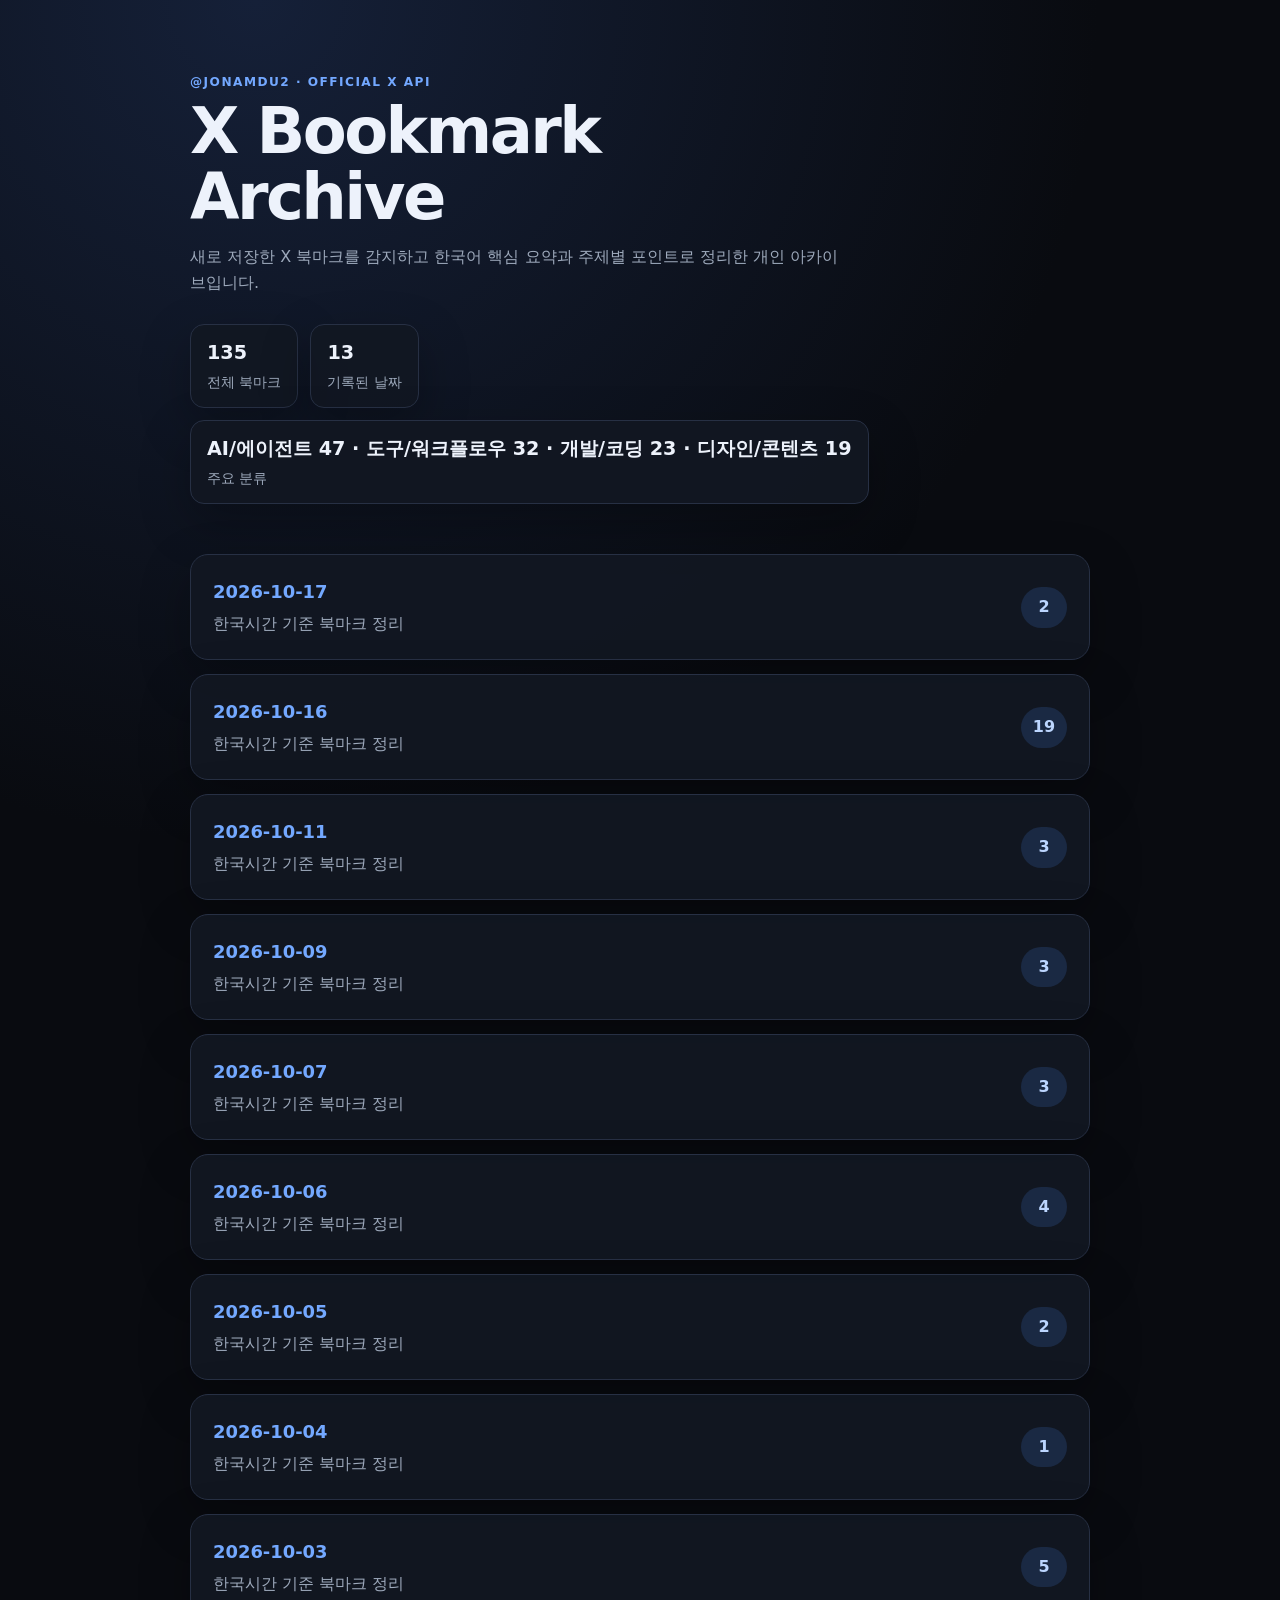
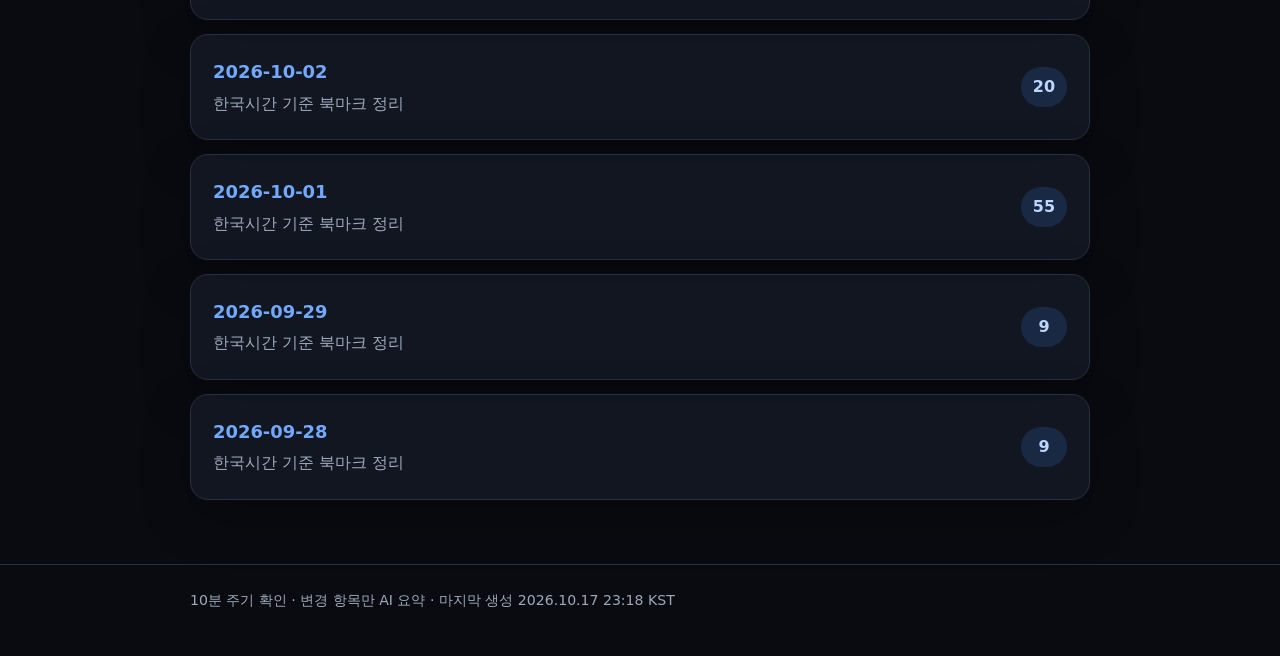
<file: index.html>
<!doctype html>
<html lang="ko"><head><meta charset="utf-8"><meta name="viewport" content="width=device-width,initial-scale=1">
<title>X Bookmark Archive</title><meta name="description" content="@jonamdu2 X 북마크 한국어 요약 아카이브"><link rel="stylesheet" href="assets/style.css"></head>
<body><main class="wrap"><header class="hero"><div class="eyebrow">@jonamdu2 · Official X API</div><h1>X Bookmark<br>Archive</h1><p class="lede">새로 저장한 X 북마크를 감지하고 한국어 핵심 요약과 주제별 포인트로 정리한 개인 아카이브입니다.</p><div class="stats"><div class="stat"><b>135</b><span>전체 북마크</span></div><div class="stat"><b>13</b><span>기록된 날짜</span></div><div class="stat"><b>AI/에이전트 47 · 도구/워크플로우 32 · 개발/코딩 23 · 디자인/콘텐츠 19</b><span>주요 분류</span></div></div></header><section class="days"><a class="day" href="archive/2026/10/2026-10-17.html"><div><h2>2026-10-17</h2><p>한국시간 기준 북마크 정리</p></div><span class="count">2</span></a><a class="day" href="archive/2026/10/2026-10-16.html"><div><h2>2026-10-16</h2><p>한국시간 기준 북마크 정리</p></div><span class="count">19</span></a><a class="day" href="archive/2026/10/2026-10-11.html"><div><h2>2026-10-11</h2><p>한국시간 기준 북마크 정리</p></div><span class="count">3</span></a><a class="day" href="archive/2026/10/2026-10-09.html"><div><h2>2026-10-09</h2><p>한국시간 기준 북마크 정리</p></div><span class="count">3</span></a><a class="day" href="archive/2026/10/2026-10-07.html"><div><h2>2026-10-07</h2><p>한국시간 기준 북마크 정리</p></div><span class="count">3</span></a><a class="day" href="archive/2026/10/2026-10-06.html"><div><h2>2026-10-06</h2><p>한국시간 기준 북마크 정리</p></div><span class="count">4</span></a><a class="day" href="archive/2026/10/2026-10-05.html"><div><h2>2026-10-05</h2><p>한국시간 기준 북마크 정리</p></div><span class="count">2</span></a><a class="day" href="archive/2026/10/2026-10-04.html"><div><h2>2026-10-04</h2><p>한국시간 기준 북마크 정리</p></div><span class="count">1</span></a><a class="day" href="archive/2026/10/2026-10-03.html"><div><h2>2026-10-03</h2><p>한국시간 기준 북마크 정리</p></div><span class="count">5</span></a><a class="day" href="archive/2026/10/2026-10-02.html"><div><h2>2026-10-02</h2><p>한국시간 기준 북마크 정리</p></div><span class="count">20</span></a><a class="day" href="archive/2026/10/2026-10-01.html"><div><h2>2026-10-01</h2><p>한국시간 기준 북마크 정리</p></div><span class="count">55</span></a><a class="day" href="archive/2026/09/2026-09-29.html"><div><h2>2026-09-29</h2><p>한국시간 기준 북마크 정리</p></div><span class="count">9</span></a><a class="day" href="archive/2026/09/2026-09-28.html"><div><h2>2026-09-28</h2><p>한국시간 기준 북마크 정리</p></div><span class="count">9</span></a></section></main><footer class="footer"><div class="wrap">10분 주기 확인 · 변경 항목만 AI 요약 · 마지막 생성 2026.10.17 23:18 KST</div></footer></body></html>
</file>
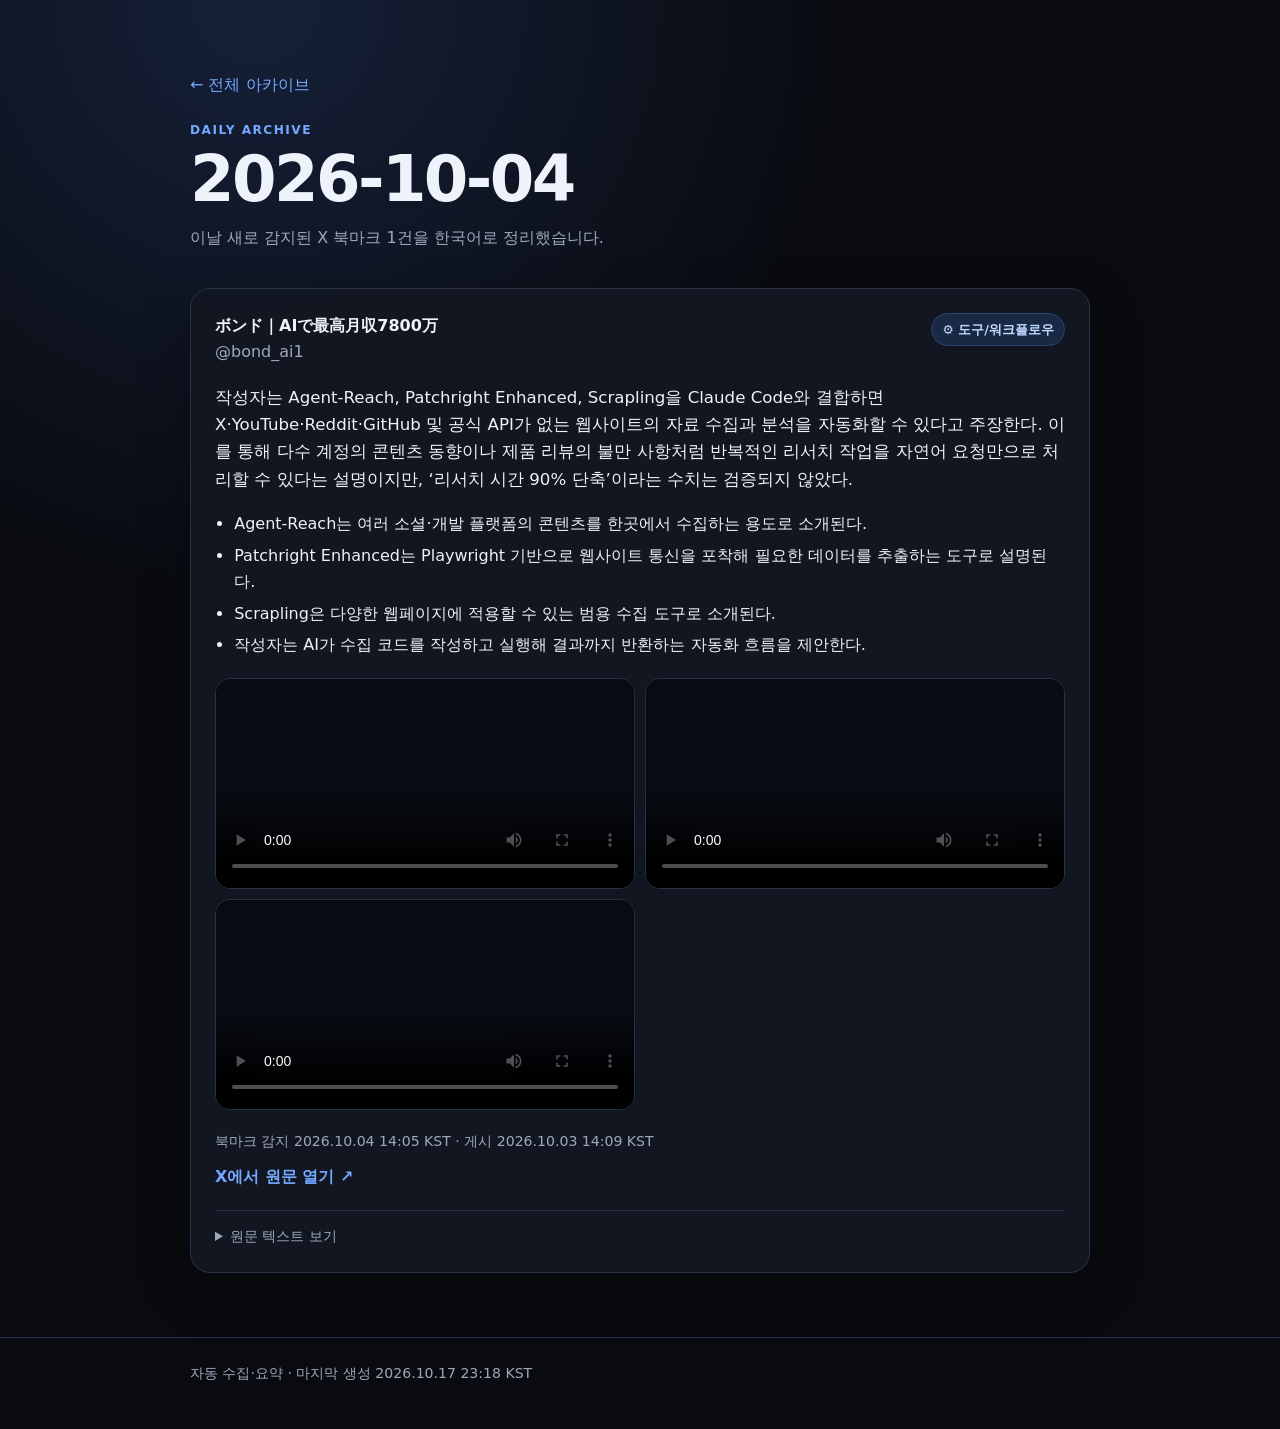
<file: archive/2026/10/2026-10-04.html>
<!doctype html>
<html lang="ko"><head><meta charset="utf-8"><meta name="viewport" content="width=device-width,initial-scale=1">
<title>2026-10-04 · X Bookmark Archive</title><meta name="description" content="2026-10-04 X 북마크 한국어 요약"><link rel="stylesheet" href="../../../assets/style.css"></head>
<body><main class="wrap"><header class="hero"><a class="back" href="../../../index.html">← 전체 아카이브</a><div class="eyebrow">Daily archive</div><h1>2026-10-04</h1><p class="lede">이날 새로 감지된 X 북마크 1건을 한국어로 정리했습니다.</p></header><section class="cards"><article class="card">
<div class="card-head"><div><div class="author">ボンド｜AIで最高月収7800万</div><div class="handle">@bond_ai1</div></div><span class="tag">⚙ 도구/워크플로우</span></div>
<p class="summary">작성자는 Agent-Reach, Patchright Enhanced, Scrapling을 Claude Code와 결합하면 X·YouTube·Reddit·GitHub 및 공식 API가 없는 웹사이트의 자료 수집과 분석을 자동화할 수 있다고 주장한다. 이를 통해 다수 계정의 콘텐츠 동향이나 제품 리뷰의 불만 사항처럼 반복적인 리서치 작업을 자연어 요청만으로 처리할 수 있다는 설명이지만, ‘리서치 시간 90% 단축’이라는 수치는 검증되지 않았다.</p>
<ul class="points"><li>Agent-Reach는 여러 소셜·개발 플랫폼의 콘텐츠를 한곳에서 수집하는 용도로 소개된다.</li><li>Patchright Enhanced는 Playwright 기반으로 웹사이트 통신을 포착해 필요한 데이터를 추출하는 도구로 설명된다.</li><li>Scrapling은 다양한 웹페이지에 적용할 수 있는 범용 수집 도구로 소개된다.</li><li>작성자는 AI가 수집 코드를 작성하고 실행해 결과까지 반환하는 자동화 흐름을 제안한다.</li></ul>
<div class="media-grid media-count-3"><figure class="media-item"><video class="media-player media-video" controls preload="metadata" playsinline poster="https://pbs.twimg.com/amplify_video_thumb/2105963546437967872/img/Ydi3QDq_Bjl-hBKQ.jpg"><source src="https://video.twimg.com/amplify_video/2105963546437967872/vid/avc1/1180x2140/u89fFAKueVTCrWeV.mp4" type="video/mp4">이 브라우저에서는 영상을 재생할 수 없습니다.</video></figure><figure class="media-item"><video class="media-player media-video" controls preload="metadata" playsinline poster="https://pbs.twimg.com/amplify_video_thumb/2105963546446286848/img/cfyl9xvt19439Hw6.jpg"><source src="https://video.twimg.com/amplify_video/2105963546446286848/vid/avc1/1180x2138/Iud2rbp_Gx7c-k1U.mp4" type="video/mp4">이 브라우저에서는 영상을 재생할 수 없습니다.</video></figure><figure class="media-item"><video class="media-player media-video" controls preload="metadata" playsinline poster="https://pbs.twimg.com/amplify_video_thumb/2105963546471530496/img/MGUrxtnVxhGATdqq.jpg"><source src="https://video.twimg.com/amplify_video/2105963546471530496/vid/avc1/1180x2260/Xx8rbtFw4dy4ORE5.mp4" type="video/mp4">이 브라우저에서는 영상을 재생할 수 없습니다.</video></figure></div>
<div class="meta">북마크 감지 2026.10.04 14:05 KST · 게시 2026.10.03 14:09 KST</div>
<a class="open" href="https://x.com/bond_ai1/status/2106250139849687188" target="_blank" rel="noopener noreferrer">X에서 원문 열기 ↗</a>
<details><summary>원문 텍스트 보기</summary><p class="original">リサーチ時間90％短縮しますw<br><br>Claude Codeが、𝕏・YouTube・Reddit・公式の入口がないサイトまで、ほぼどこからでもデータを持ってこれるようになりました。<br><br>GitHubに出たばかりの、誰でも無料で使えるツール3つがその超能力をAIに与えます。<br><br>1. Agent-Reach<br>𝕏・YouTube・Reddit・GitHubを1か所にまとめて読める<br><br>2. Patchright Enhanced<br>Playwrightで公式の入口がないサイトの通信を拾って、スクリプトでデータだけ抜き出す<br><br>3. Scrapling<br>どんなページにも使える万能の収集ツール<br><br>やることは、欲しいデータを伝えるだけ。<br>↓<br>AIがコードを書く<br>↓<br>勝手に集めてくる<br>↓<br>結果が返ってくる<br><br>実際に頼める例はこれ。<br><br>「𝕏の100アカウントの先月分の投稿を集めて、伸びてるテーマを教えて」<br><br>「この商品のRedditとYouTubeのレビューを集めて、不満をまとめて」<br><br>調べ物を任せられる自分の分身が、<br>寝てる間も手放しで動いてくれる状態です。<br><br>これまで人が何時間もかけて見て回ってたものが、頼むだけで終わる時代になりました。<br><br>なんちゃってリサーチで時間が溶けてる人、いますよね？w<br><br>各ツールのURLはリプに貼ってます。</p></details>
</article></section></main><footer class="footer"><div class="wrap">자동 수집·요약 · 마지막 생성 2026.10.17 23:18 KST</div></footer></body></html>
</file>
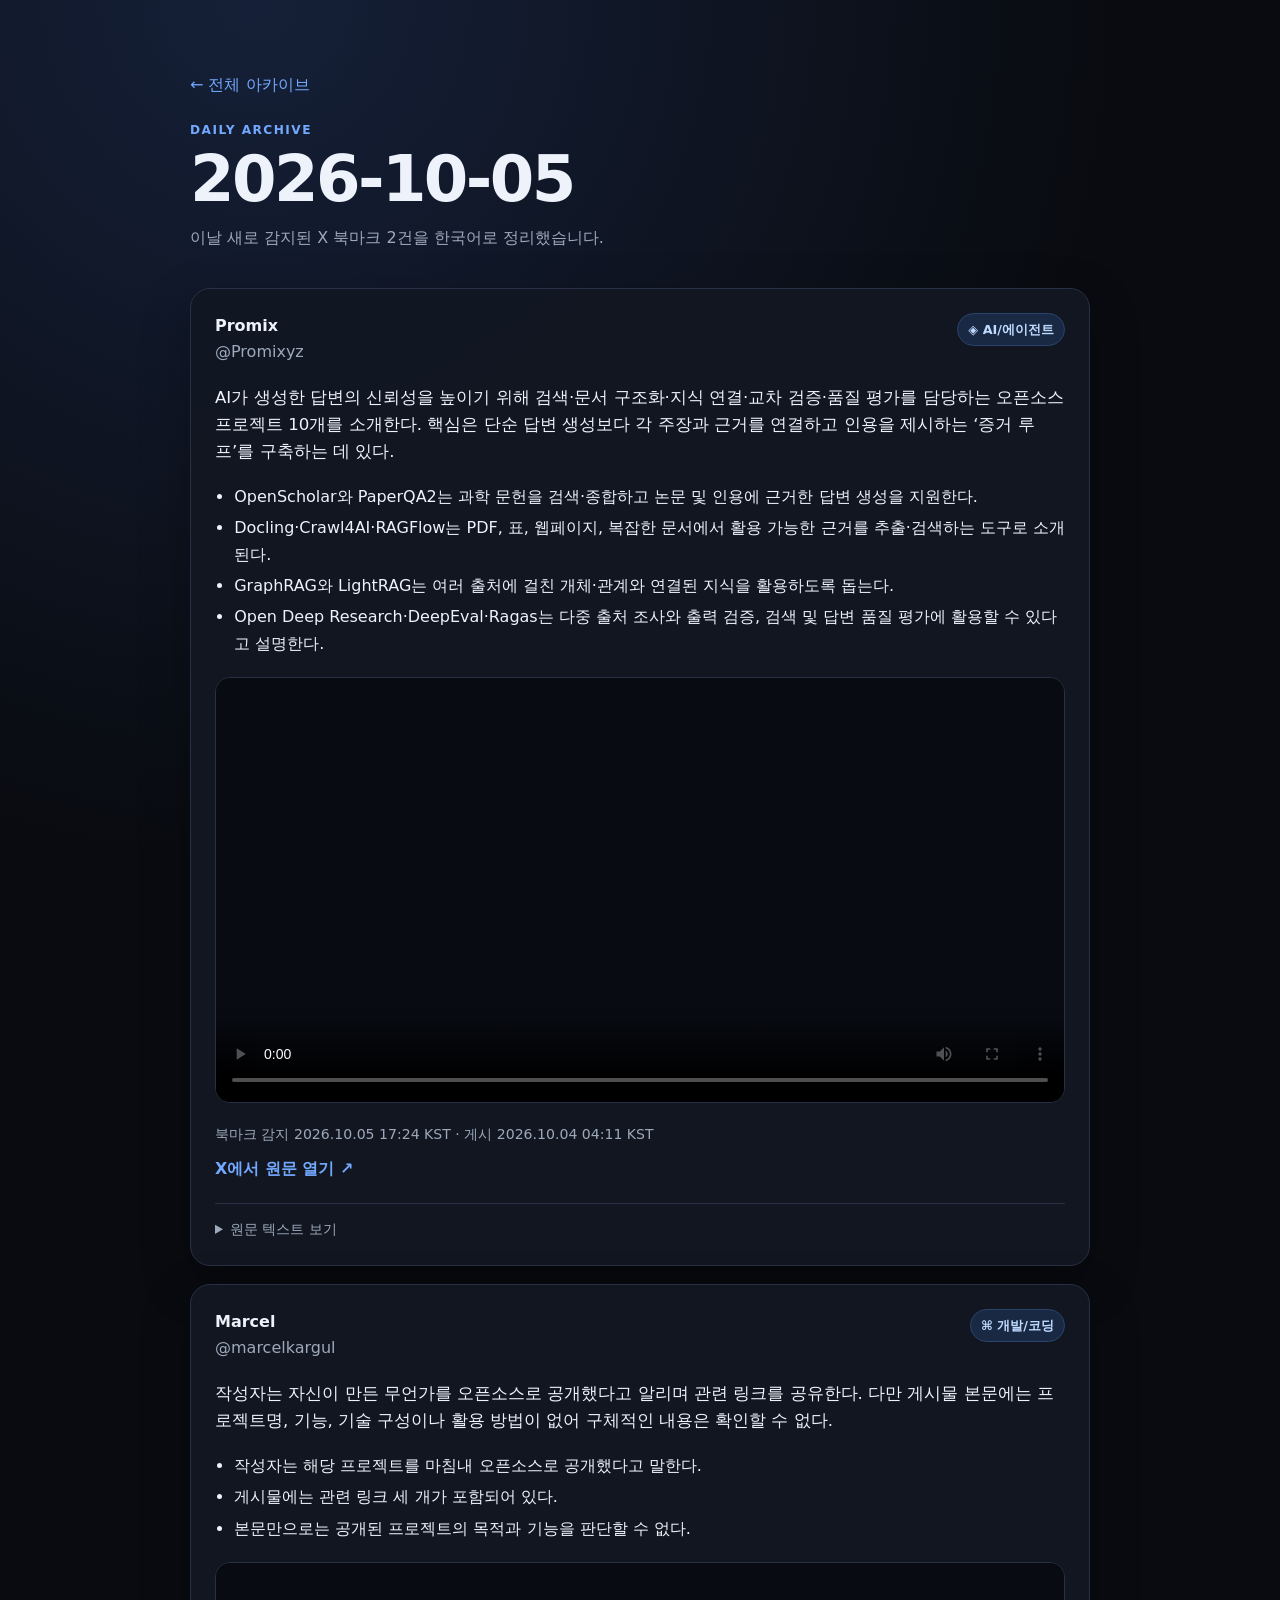
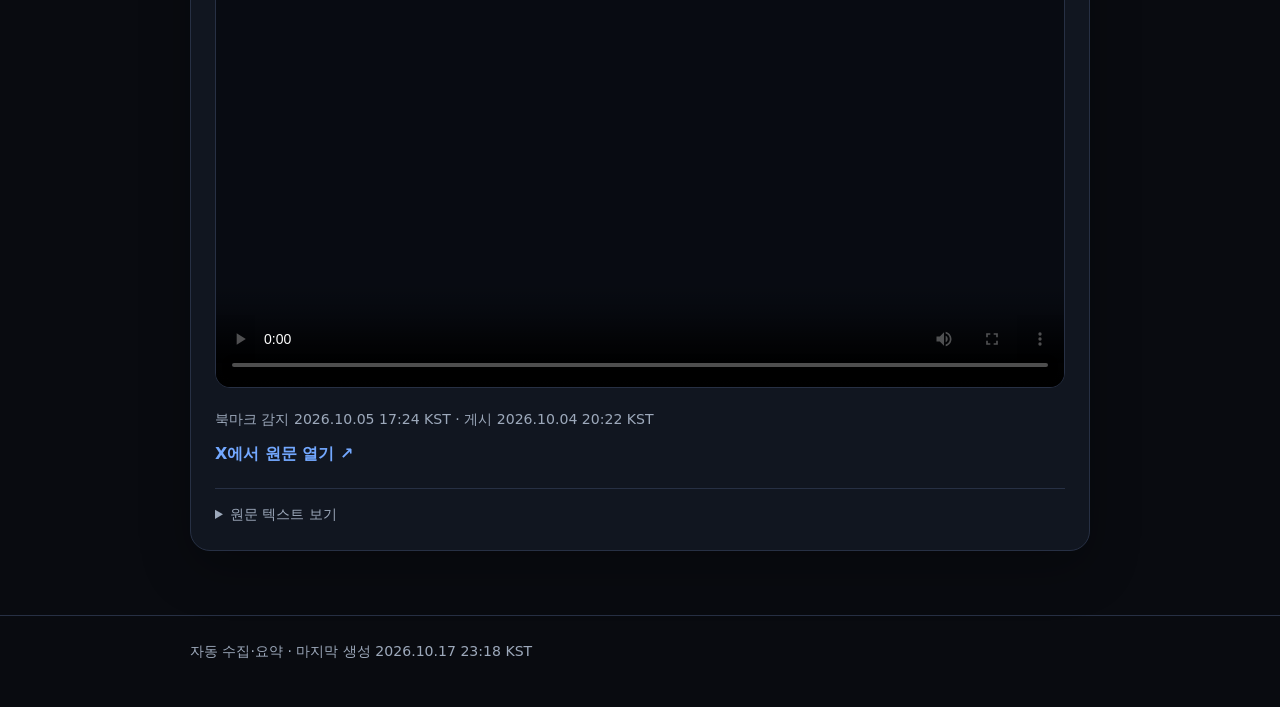
<file: archive/2026/10/2026-10-05.html>
<!doctype html>
<html lang="ko"><head><meta charset="utf-8"><meta name="viewport" content="width=device-width,initial-scale=1">
<title>2026-10-05 · X Bookmark Archive</title><meta name="description" content="2026-10-05 X 북마크 한국어 요약"><link rel="stylesheet" href="../../../assets/style.css"></head>
<body><main class="wrap"><header class="hero"><a class="back" href="../../../index.html">← 전체 아카이브</a><div class="eyebrow">Daily archive</div><h1>2026-10-05</h1><p class="lede">이날 새로 감지된 X 북마크 2건을 한국어로 정리했습니다.</p></header><section class="cards"><article class="card">
<div class="card-head"><div><div class="author">Promix</div><div class="handle">@Promixyz</div></div><span class="tag">◈ AI/에이전트</span></div>
<p class="summary">AI가 생성한 답변의 신뢰성을 높이기 위해 검색·문서 구조화·지식 연결·교차 검증·품질 평가를 담당하는 오픈소스 프로젝트 10개를 소개한다. 핵심은 단순 답변 생성보다 각 주장과 근거를 연결하고 인용을 제시하는 ‘증거 루프’를 구축하는 데 있다.</p>
<ul class="points"><li>OpenScholar와 PaperQA2는 과학 문헌을 검색·종합하고 논문 및 인용에 근거한 답변 생성을 지원한다.</li><li>Docling·Crawl4AI·RAGFlow는 PDF, 표, 웹페이지, 복잡한 문서에서 활용 가능한 근거를 추출·검색하는 도구로 소개된다.</li><li>GraphRAG와 LightRAG는 여러 출처에 걸친 개체·관계와 연결된 지식을 활용하도록 돕는다.</li><li>Open Deep Research·DeepEval·Ragas는 다중 출처 조사와 출력 검증, 검색 및 답변 품질 평가에 활용할 수 있다고 설명한다.</li></ul>
<div class="media-grid media-count-1"><figure class="media-item"><video class="media-player media-video" controls preload="metadata" playsinline poster="https://pbs.twimg.com/amplify_video_thumb/2106461292642922497/img/hRb4leOxFyoXjugo.jpg"><source src="https://video.twimg.com/amplify_video/2106461292642922497/vid/avc1/672x848/PXSZ6D4FDidJFU-P.mp4" type="video/mp4">이 브라우저에서는 영상을 재생할 수 없습니다.</video></figure></div>
<div class="meta">북마크 감지 2026.10.05 17:24 KST · 게시 2026.10.04 04:11 KST</div>
<a class="open" href="https://x.com/Promixyz/status/2106462125874987099" target="_blank" rel="noopener noreferrer">X에서 원문 열기 ↗</a>
<details><summary>원문 텍스트 보기</summary><p class="original">AI fact-checking is getting f...cking unfair<br><br>10 open-source GitHub projects for making agents prove what they write instead of just generating an answer<br><br>01 OpenScholar<br>▸ https://t.co/eeCcn7zdZN<br>→ search + synthesize scientific literature<br><br>02 PaperQA2<br>▸ https://t.co/RchejlfmpW<br>→ answers grounded in papers + citations<br><br>BUILD THE EVIDENCE<br><br>03 Docling<br>▸ https://t.co/uuPWIov8yE<br>→ PDFs + tables + documents → structured data<br><br>04 Crawl4AI<br>▸ https://t.co/b7JtwEwy8J<br>→ web pages → clean AI-ready evidence<br><br>05 RAGFlow<br>▸ https://t.co/e6cTBlVJu7<br>→ retrieve evidence from complex documents<br><br>CONNECT THE CLAIMS<br><br>06 GraphRAG<br>▸ https://t.co/gBltI6Ifmi<br>→ map entities + relationships across sources<br><br>07 LightRAG<br>▸ https://t.co/CezfLCXRnm<br>→ retrieve across connected knowledge<br><br>CROSS-CHECK EVERYTHING<br><br>08 Open Deep Research<br>▸ https://t.co/8xI1Wo4dG4<br>→ research across multiple sources<br><br>09 DeepEval<br>▸ https://t.co/p0pwqP0Cgi<br>→ evaluate whether the output actually holds up<br><br>10 Ragas<br>▸ https://t.co/NOw41Z6eyL<br>→ measure retrieval + answer quality<br><br>the evidence loop:<br><br>question → split → search → extract → link facts → compare sources → check claims → cite → report<br><br>47 sources can become 30 claims<br>30 claims can become 26 citations<br><br>but only after the agent checks which evidence actually supports what it wants to say<br><br>that&#x27;s the difference<br><br>AI can generate an answer in seconds<br><br>the interesting stack is the one that can show you why you should believe it ⭣</p></details>
</article><article class="card">
<div class="card-head"><div><div class="author">Marcel</div><div class="handle">@marcelkargul</div></div><span class="tag">⌘ 개발/코딩</span></div>
<p class="summary">작성자는 자신이 만든 무언가를 오픈소스로 공개했다고 알리며 관련 링크를 공유한다. 다만 게시물 본문에는 프로젝트명, 기능, 기술 구성이나 활용 방법이 없어 구체적인 내용은 확인할 수 없다.</p>
<ul class="points"><li>작성자는 해당 프로젝트를 마침내 오픈소스로 공개했다고 말한다.</li><li>게시물에는 관련 링크 세 개가 포함되어 있다.</li><li>본문만으로는 공개된 프로젝트의 목적과 기능을 판단할 수 없다.</li></ul>
<div class="media-grid media-count-1"><figure class="media-item"><video class="media-player media-video" controls preload="metadata" playsinline poster="https://pbs.twimg.com/amplify_video_thumb/2106706291997511680/img/9_RMVjAjB_kSVHim.jpg"><source src="https://video.twimg.com/amplify_video/2106706291997511680/vid/avc1/2926x1690/x7Y4dZQUELHp6IEY.mp4" type="video/mp4">이 브라우저에서는 영상을 재생할 수 없습니다.</video></figure></div>
<div class="meta">북마크 감지 2026.10.05 17:24 KST · 게시 2026.10.04 20:22 KST</div>
<a class="open" href="https://x.com/marcelkargul/status/2106706492317671503" target="_blank" rel="noopener noreferrer">X에서 원문 열기 ↗</a>
<details><summary>원문 텍스트 보기</summary><p class="original">finally made it open-source!<br><br>enjoy 😉 <br><br>https://t.co/1AvVTRAFlG https://t.co/wNFpRVFtu9 https://t.co/fuFAkWW20Q</p></details>
</article></section></main><footer class="footer"><div class="wrap">자동 수집·요약 · 마지막 생성 2026.10.17 23:18 KST</div></footer></body></html>
</file>
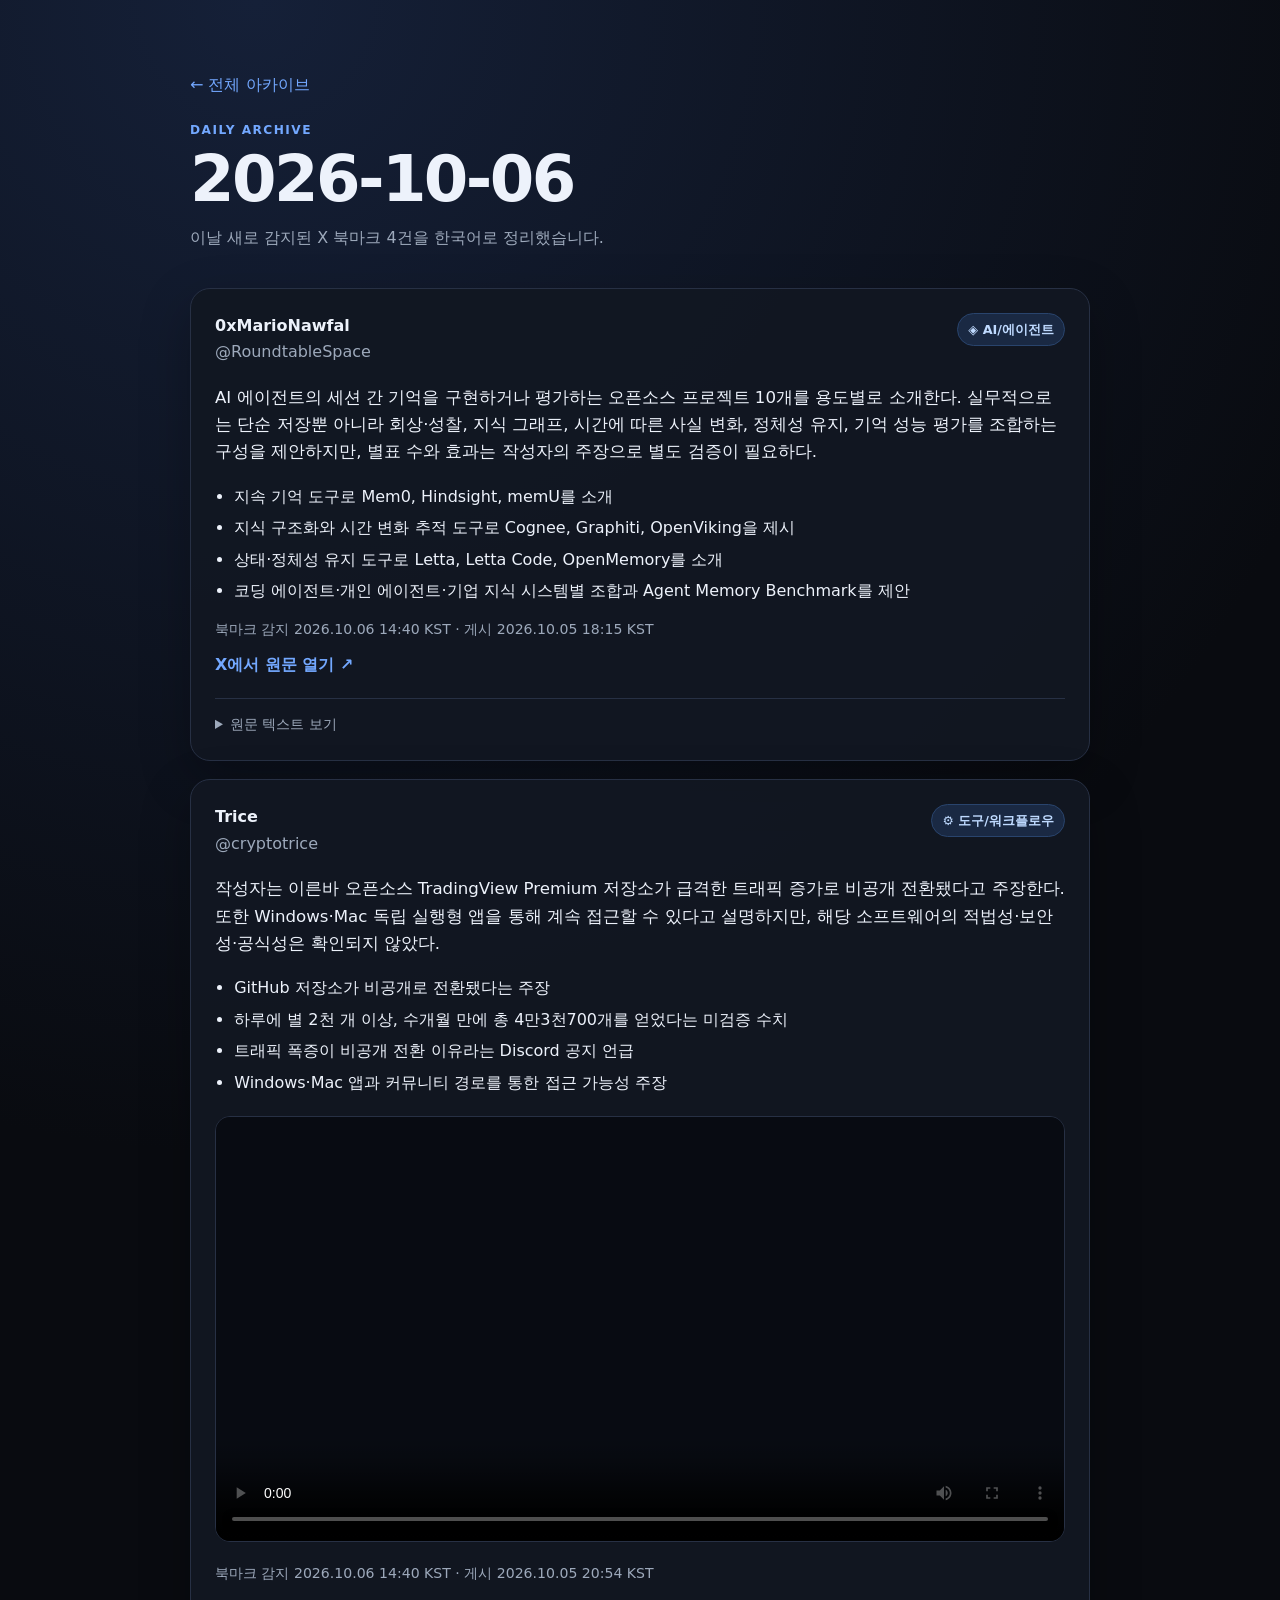
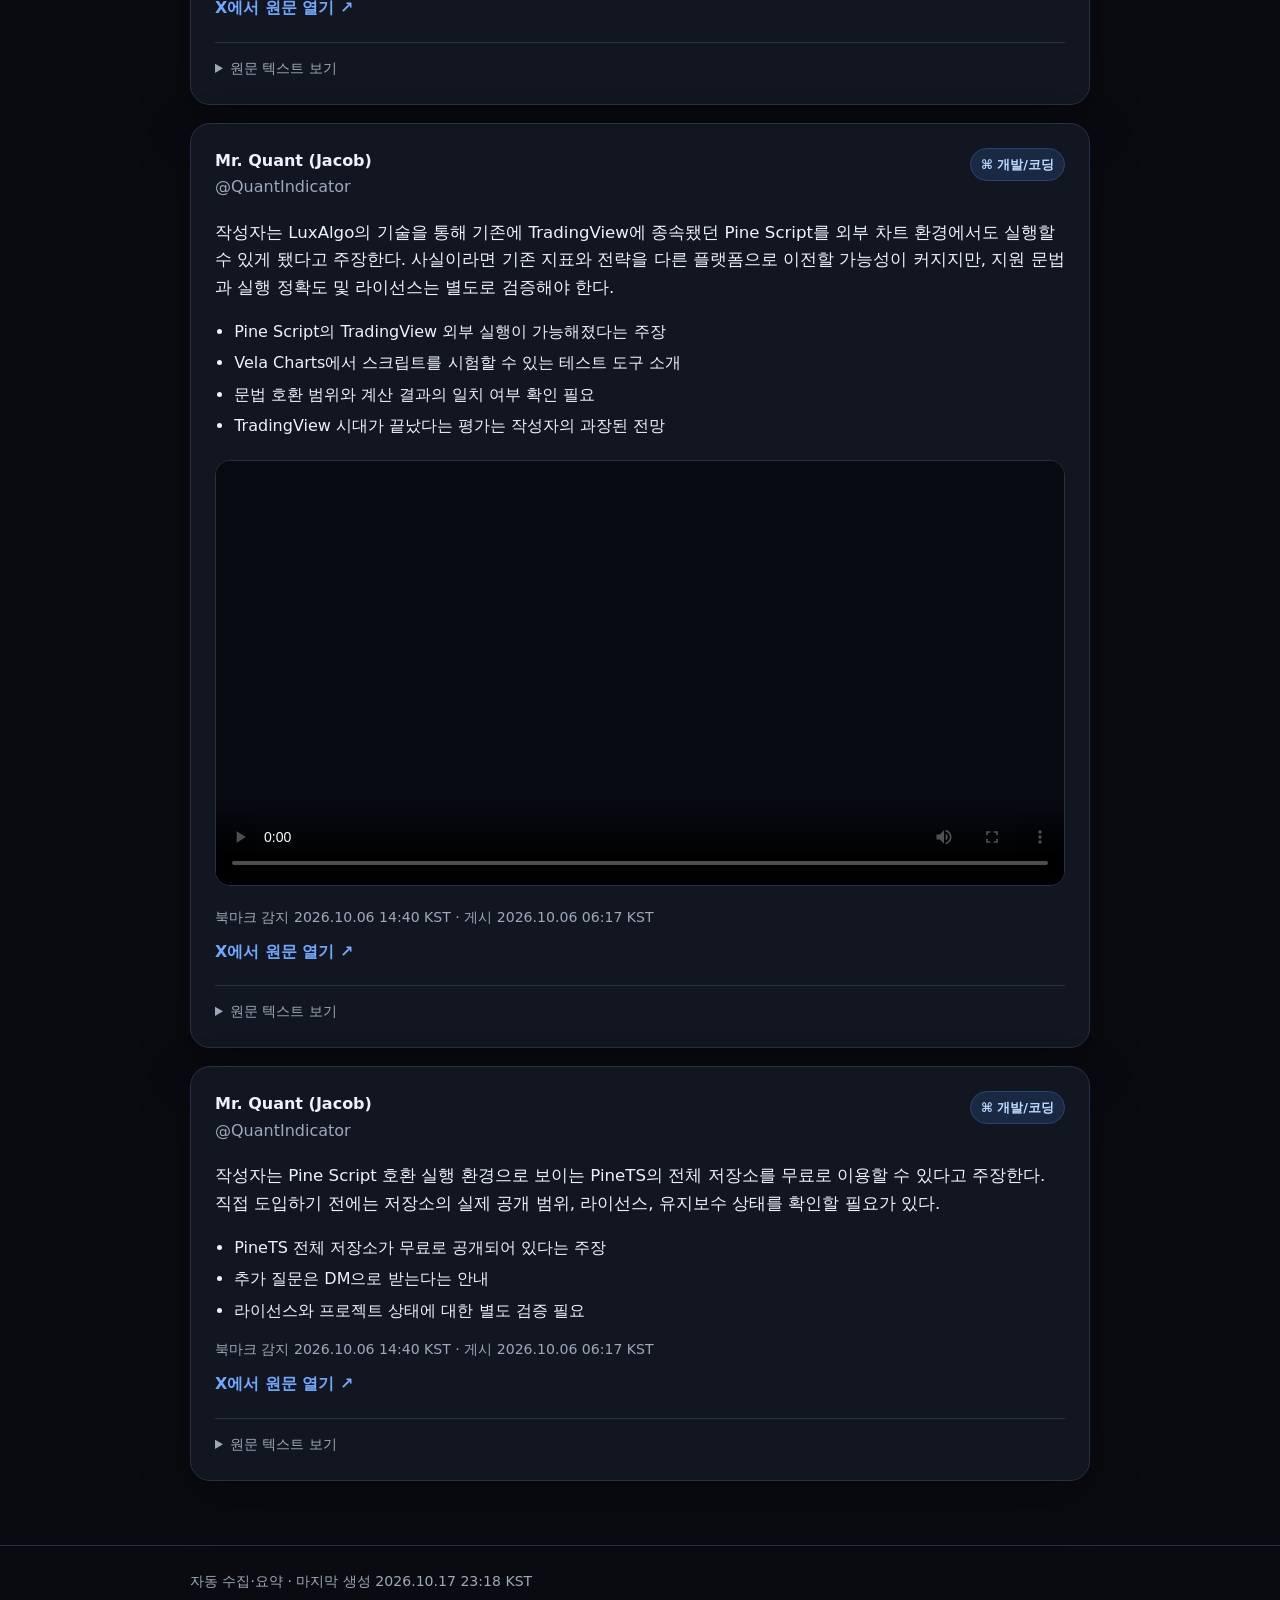
<file: archive/2026/10/2026-10-06.html>
<!doctype html>
<html lang="ko"><head><meta charset="utf-8"><meta name="viewport" content="width=device-width,initial-scale=1">
<title>2026-10-06 · X Bookmark Archive</title><meta name="description" content="2026-10-06 X 북마크 한국어 요약"><link rel="stylesheet" href="../../../assets/style.css"></head>
<body><main class="wrap"><header class="hero"><a class="back" href="../../../index.html">← 전체 아카이브</a><div class="eyebrow">Daily archive</div><h1>2026-10-06</h1><p class="lede">이날 새로 감지된 X 북마크 4건을 한국어로 정리했습니다.</p></header><section class="cards"><article class="card">
<div class="card-head"><div><div class="author">0xMarioNawfal</div><div class="handle">@RoundtableSpace</div></div><span class="tag">◈ AI/에이전트</span></div>
<p class="summary">AI 에이전트의 세션 간 기억을 구현하거나 평가하는 오픈소스 프로젝트 10개를 용도별로 소개한다. 실무적으로는 단순 저장뿐 아니라 회상·성찰, 지식 그래프, 시간에 따른 사실 변화, 정체성 유지, 기억 성능 평가를 조합하는 구성을 제안하지만, 별표 수와 효과는 작성자의 주장으로 별도 검증이 필요하다.</p>
<ul class="points"><li>지속 기억 도구로 Mem0, Hindsight, memU를 소개</li><li>지식 구조화와 시간 변화 추적 도구로 Cognee, Graphiti, OpenViking을 제시</li><li>상태·정체성 유지 도구로 Letta, Letta Code, OpenMemory를 소개</li><li>코딩 에이전트·개인 에이전트·기업 지식 시스템별 조합과 Agent Memory Benchmark를 제안</li></ul>

<div class="meta">북마크 감지 2026.10.06 14:40 KST · 게시 2026.10.05 18:15 KST</div>
<a class="open" href="https://x.com/RoundtableSpace/status/2107036824925343830" target="_blank" rel="noopener noreferrer">X에서 원문 열기 ↗</a>
<details><summary>원문 텍스트 보기</summary><p class="original">AI memory is getting ridiculous.<br><br>10 open-source GitHub projects that stop your agents from waking up with amnesia every session.<br><br> 1.⁠ ⁠Mem0  <br>persistent memory for AI agents. 66K+ stars.<br><br>⁠ https://t.co/QnXaIVjN9t ⁠<br><br> 2.⁠ ⁠Hindsight  <br>retain → recall → reflect.<br><br>⁠ https://t.co/HGL5OBReJn ⁠<br><br> 3.⁠ ⁠memU  <br>long-term memory infrastructure for agents.<br><br>⁠ https://t.co/6BpuzHCnps ⁠<br><br>TURN MEMORY INTO KNOWLEDGE<br><br> 4.⁠ ⁠Cognee  <br>turns documents, code and conversations into a knowledge graph.<br><br>⁠ https://t.co/Nab1tYqM3i ⁠<br><br> 5.⁠ ⁠Graphiti  <br>remembers facts and how they change over time.<br><br>⁠ https://t.co/RKvtaaerEU ⁠<br><br> 6.⁠ ⁠OpenViking  <br>context and memory infrastructure for AI agents.<br><br>⁠ https://t.co/WjprQomnXu ⁠<br><br>MAKE THE AGENT STATEFUL<br><br> 7.⁠ ⁠Letta  <br>memory + identity across sessions.<br><br>⁠ https://t.co/Z2FZKPvkTm ⁠<br><br> 8.⁠ ⁠Letta Code  <br>persistent memory for coding agents.<br><br>⁠ https://t.co/wG7nTHw69X ⁠<br><br>REMEMBER ACROSS THE STACK<br><br> 9.⁠ ⁠OpenMemory  <br>open memory infrastructure for AI apps.<br><br>⁠ https://t.co/0ByJQd90Kb ⁠<br><br>10.⁠ ⁠Agent Memory Benchmark  <br>tests how well agents actually remember.<br><br>⁠ https://t.co/fwoA1zmcH6 ⁠<br><br>the loop:<br><br>experience → remember → connect → retrieve → act → update<br><br>3 stacks worth testing:<br><br>coding: Hindsight → Cognee → Letta Code  <br>personal agent: Mem0 → Graphiti → Letta  <br>company brain: Cognee → Graphiti → Hindsight</p></details>
</article><article class="card">
<div class="card-head"><div><div class="author">Trice</div><div class="handle">@cryptotrice</div></div><span class="tag">⚙ 도구/워크플로우</span></div>
<p class="summary">작성자는 이른바 오픈소스 TradingView Premium 저장소가 급격한 트래픽 증가로 비공개 전환됐다고 주장한다. 또한 Windows·Mac 독립 실행형 앱을 통해 계속 접근할 수 있다고 설명하지만, 해당 소프트웨어의 적법성·보안성·공식성은 확인되지 않았다.</p>
<ul class="points"><li>GitHub 저장소가 비공개로 전환됐다는 주장</li><li>하루에 별 2천 개 이상, 수개월 만에 총 4만3천700개를 얻었다는 미검증 수치</li><li>트래픽 폭증이 비공개 전환 이유라는 Discord 공지 언급</li><li>Windows·Mac 앱과 커뮤니티 경로를 통한 접근 가능성 주장</li></ul>
<div class="media-grid media-count-1"><figure class="media-item"><video class="media-player media-video" controls preload="metadata" playsinline poster="https://pbs.twimg.com/amplify_video_thumb/2107073849062035456/img/CNNTxaGF5YDVFW-e.jpg"><source src="https://video.twimg.com/amplify_video/2107073849062035456/vid/avc1/1920x1920/RVVzK3Nc3nn4Omnc.mp4" type="video/mp4">이 브라우저에서는 영상을 재생할 수 없습니다.</video></figure></div>
<div class="meta">북마크 감지 2026.10.06 14:40 KST · 게시 2026.10.05 20:54 KST</div>
<a class="open" href="https://x.com/cryptotrice/status/2107076952695714216" target="_blank" rel="noopener noreferrer">X에서 원문 열기 ↗</a>
<details><summary>원문 텍스트 보기</summary><p class="original">Open-source TradingView Premium GitHub repo just went private<br><br>The repo gained more than 2k stars in a single day, bringing the total to 43.7k in just a couple of months<br><br>The devs announced on Discord that they’re going private because of the insane amount of traffic<br><br>You can still access it through the standalone Windows and Mac apps, with the GitHub and Discord links available in the Community section</p></details>
</article><article class="card">
<div class="card-head"><div><div class="author">Mr. Quant (Jacob)</div><div class="handle">@QuantIndicator</div></div><span class="tag">⌘ 개발/코딩</span></div>
<p class="summary">작성자는 LuxAlgo의 기술을 통해 기존에 TradingView에 종속됐던 Pine Script를 외부 차트 환경에서도 실행할 수 있게 됐다고 주장한다. 사실이라면 기존 지표와 전략을 다른 플랫폼으로 이전할 가능성이 커지지만, 지원 문법과 실행 정확도 및 라이선스는 별도로 검증해야 한다.</p>
<ul class="points"><li>Pine Script의 TradingView 외부 실행이 가능해졌다는 주장</li><li>Vela Charts에서 스크립트를 시험할 수 있는 테스트 도구 소개</li><li>문법 호환 범위와 계산 결과의 일치 여부 확인 필요</li><li>TradingView 시대가 끝났다는 평가는 작성자의 과장된 전망</li></ul>
<div class="media-grid media-count-1"><figure class="media-item"><video class="media-player media-video" controls preload="metadata" playsinline poster="https://pbs.twimg.com/amplify_video_thumb/2107213344805396480/img/uvbYSNxlz0Kdr7cv.jpg"><source src="https://video.twimg.com/amplify_video/2107213344805396480/vid/avc1/3340x2160/vnHO0066nhFZtAtK.mp4" type="video/mp4">이 브라우저에서는 영상을 재생할 수 없습니다.</video></figure></div>
<div class="meta">북마크 감지 2026.10.06 14:40 KST · 게시 2026.10.06 06:17 KST</div>
<a class="open" href="https://x.com/QuantIndicator/status/2107218642463240629" target="_blank" rel="noopener noreferrer">X에서 원문 열기 ↗</a>
<details><summary>원문 텍스트 보기</summary><p class="original">The TradingView era is over...<br><br>And NO It&#x27;s not because of the charts, or AI, or lack of features. <br><br>It&#x27;s because of Pine Script®<br><br>Their language used to be locked, only useable on TradingView&#x27;s charts. But not any more.<br><br>@LuxAlgo just NUKED the entire industry. You can now use any Pine Script® outside of TradingView.<br><br>Want to see if your script can run on @velacharts?<br><br>Test it out here - https://t.co/Bh3uqSAzIp</p></details>
</article><article class="card">
<div class="card-head"><div><div class="author">Mr. Quant (Jacob)</div><div class="handle">@QuantIndicator</div></div><span class="tag">⌘ 개발/코딩</span></div>
<p class="summary">작성자는 Pine Script 호환 실행 환경으로 보이는 PineTS의 전체 저장소를 무료로 이용할 수 있다고 주장한다. 직접 도입하기 전에는 저장소의 실제 공개 범위, 라이선스, 유지보수 상태를 확인할 필요가 있다.</p>
<ul class="points"><li>PineTS 전체 저장소가 무료로 공개되어 있다는 주장</li><li>추가 질문은 DM으로 받는다는 안내</li><li>라이선스와 프로젝트 상태에 대한 별도 검증 필요</li></ul>

<div class="meta">북마크 감지 2026.10.06 14:40 KST · 게시 2026.10.06 06:17 KST</div>
<a class="open" href="https://x.com/QuantIndicator/status/2107218645256671274" target="_blank" rel="noopener noreferrer">X에서 원문 열기 ↗</a>
<details><summary>원문 텍스트 보기</summary><p class="original">They even have the entire PineTS repo for free - https://t.co/HEUmYhCZF5<br><br>Have any questions or what to dive further? Shoot me a dm</p></details>
</article></section></main><footer class="footer"><div class="wrap">자동 수집·요약 · 마지막 생성 2026.10.17 23:18 KST</div></footer></body></html>
</file>
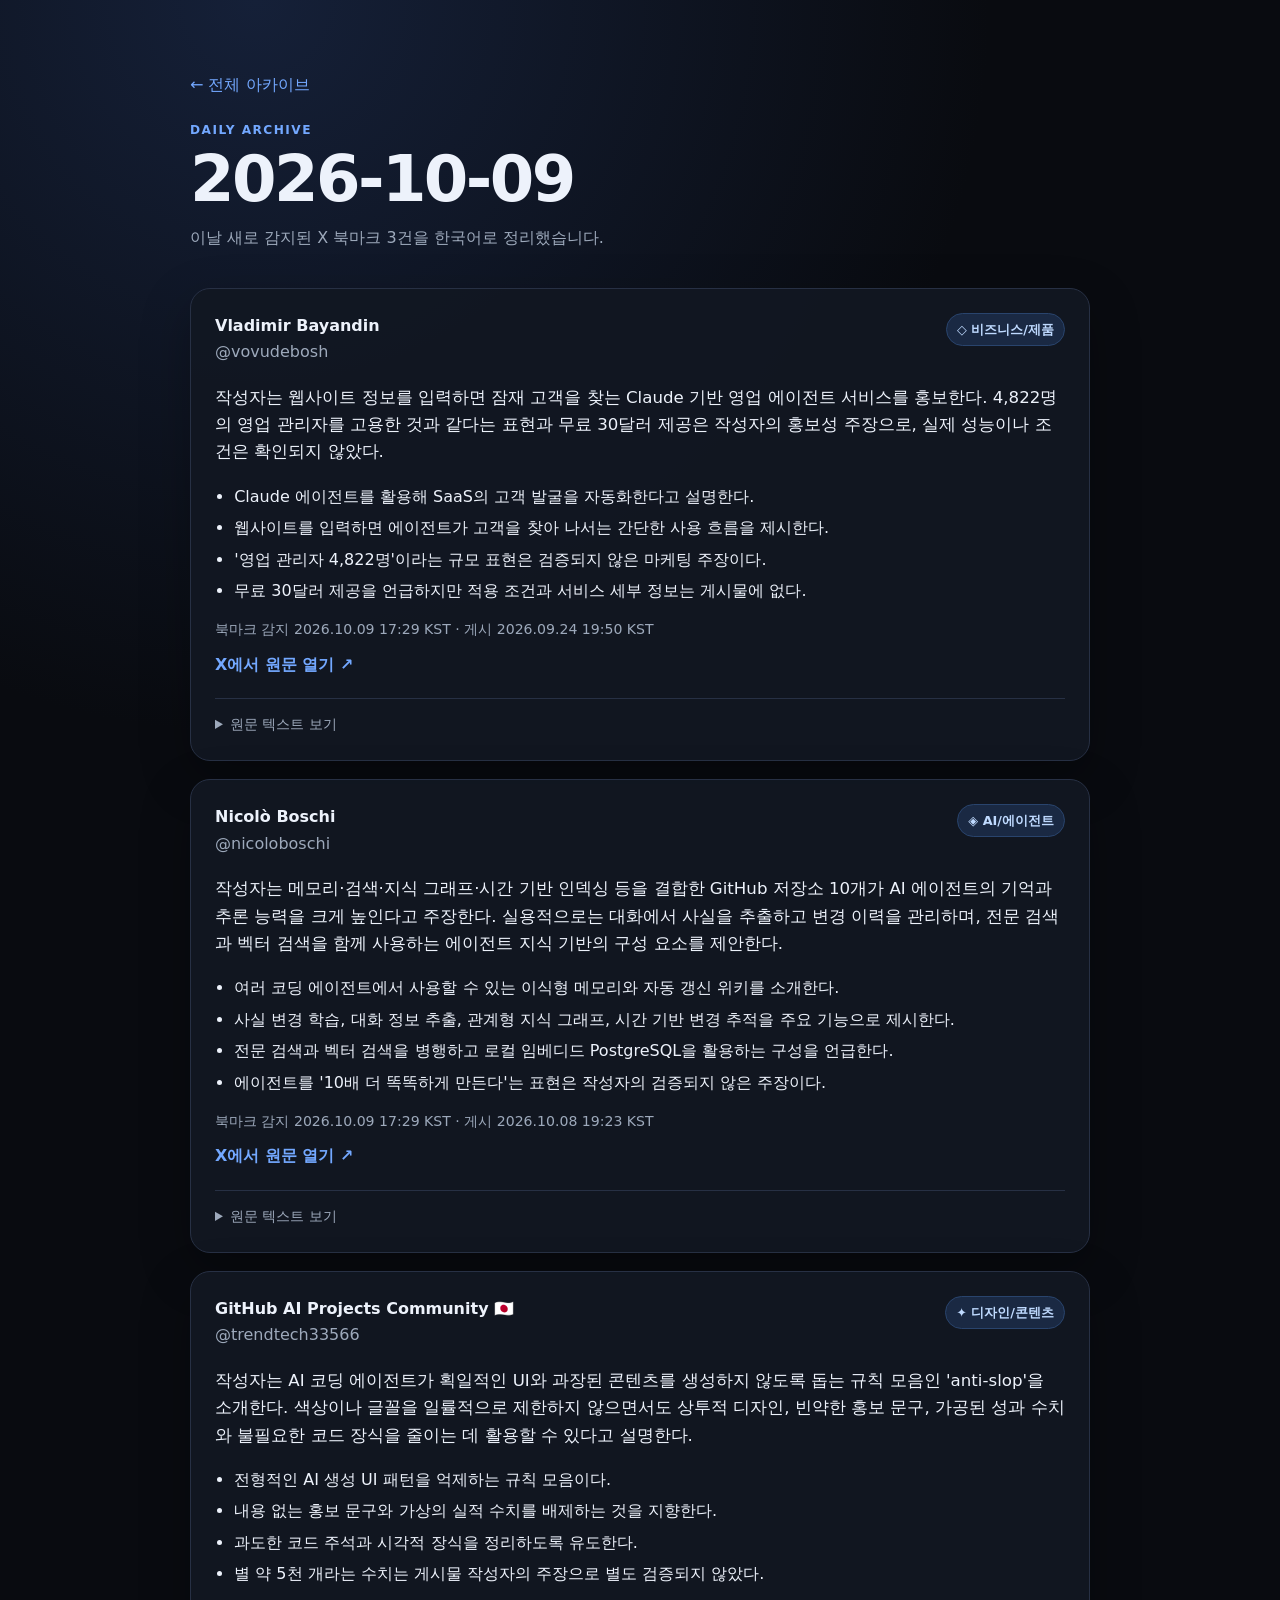
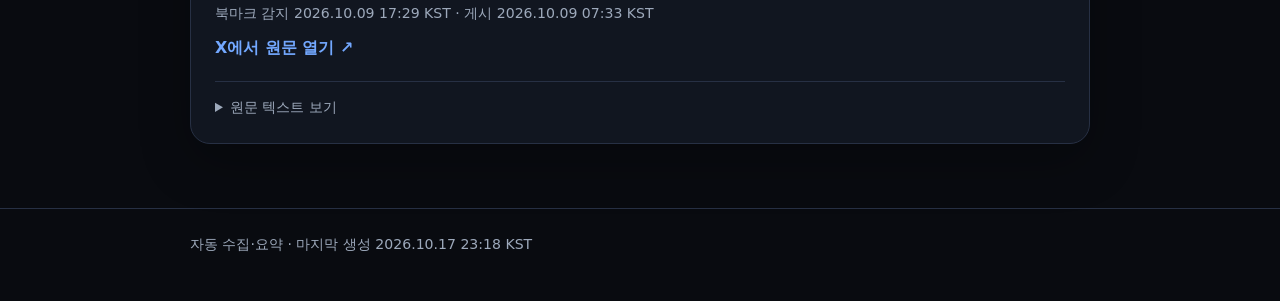
<file: archive/2026/10/2026-10-09.html>
<!doctype html>
<html lang="ko"><head><meta charset="utf-8"><meta name="viewport" content="width=device-width,initial-scale=1">
<title>2026-10-09 · X Bookmark Archive</title><meta name="description" content="2026-10-09 X 북마크 한국어 요약"><link rel="stylesheet" href="../../../assets/style.css"></head>
<body><main class="wrap"><header class="hero"><a class="back" href="../../../index.html">← 전체 아카이브</a><div class="eyebrow">Daily archive</div><h1>2026-10-09</h1><p class="lede">이날 새로 감지된 X 북마크 3건을 한국어로 정리했습니다.</p></header><section class="cards"><article class="card">
<div class="card-head"><div><div class="author">Vladimir Bayandin</div><div class="handle">@vovudebosh</div></div><span class="tag">◇ 비즈니스/제품</span></div>
<p class="summary">작성자는 웹사이트 정보를 입력하면 잠재 고객을 찾는 Claude 기반 영업 에이전트 서비스를 홍보한다. 4,822명의 영업 관리자를 고용한 것과 같다는 표현과 무료 30달러 제공은 작성자의 홍보성 주장으로, 실제 성능이나 조건은 확인되지 않았다.</p>
<ul class="points"><li>Claude 에이전트를 활용해 SaaS의 고객 발굴을 자동화한다고 설명한다.</li><li>웹사이트를 입력하면 에이전트가 고객을 찾아 나서는 간단한 사용 흐름을 제시한다.</li><li>&#x27;영업 관리자 4,822명&#x27;이라는 규모 표현은 검증되지 않은 마케팅 주장이다.</li><li>무료 30달러 제공을 언급하지만 적용 조건과 서비스 세부 정보는 게시물에 없다.</li></ul>

<div class="meta">북마크 감지 2026.10.09 17:29 KST · 게시 2026.09.24 19:50 KST</div>
<a class="open" href="https://x.com/vovudebosh/status/2103074650225881588" target="_blank" rel="noopener noreferrer">X에서 원문 열기 ↗</a>
<details><summary>원문 텍스트 보기</summary><p class="original">recently i hired 4822 sales managers for my saas. they&#x27;re Claude agents. site in, they go get clients. $30 free 👇<br><br>https://t.co/cRyQt819AI</p></details>
</article><article class="card">
<div class="card-head"><div><div class="author">Nicolò Boschi</div><div class="handle">@nicoloboschi</div></div><span class="tag">◈ AI/에이전트</span></div>
<p class="summary">작성자는 메모리·검색·지식 그래프·시간 기반 인덱싱 등을 결합한 GitHub 저장소 10개가 AI 에이전트의 기억과 추론 능력을 크게 높인다고 주장한다. 실용적으로는 대화에서 사실을 추출하고 변경 이력을 관리하며, 전문 검색과 벡터 검색을 함께 사용하는 에이전트 지식 기반의 구성 요소를 제안한다.</p>
<ul class="points"><li>여러 코딩 에이전트에서 사용할 수 있는 이식형 메모리와 자동 갱신 위키를 소개한다.</li><li>사실 변경 학습, 대화 정보 추출, 관계형 지식 그래프, 시간 기반 변경 추적을 주요 기능으로 제시한다.</li><li>전문 검색과 벡터 검색을 병행하고 로컬 임베디드 PostgreSQL을 활용하는 구성을 언급한다.</li><li>에이전트를 &#x27;10배 더 똑똑하게 만든다&#x27;는 표현은 작성자의 검증되지 않은 주장이다.</li></ul>

<div class="meta">북마크 감지 2026.10.09 17:29 KST · 게시 2026.10.08 19:23 KST</div>
<a class="open" href="https://x.com/nicoloboschi/status/2108141232727715924" target="_blank" rel="noopener noreferrer">X에서 원문 열기 ↗</a>
<details><summary>원문 텍스트 보기</summary><p class="original">10 GitHub repos that make your agent 10x smarter:  <br><br>1. portable memory for Claude Code, Codex &amp; 20 more<br>     https://t.co/yL7g1dGyEl<br>2. a wiki your agents keep current<br>     https://t.co/yL7g1dGyEl<br>3. a reasoning loop that answers from memory<br>     https://t.co/yL7g1dGyEl     <br>4. memory that learns when facts change<br>     https://t.co/yL7g1dGyEl<br>5. a fact extractor for chats and knowledge<br>     https://t.co/yL7g1dGyEl<br>6. a knowledge graph of who&#x27;s linked to what<br>     https://t.co/yL7g1dGyEl<br>7. a temporal index for &quot;what changed last week?&quot;<br>    https://t.co/yL7g1dGyEl<br>8. full-text search for exact names<br>     https://t.co/yL7g1dGyEl<br>9. vector search when the words don&#x27;t match<br>     https://t.co/yL7g1dGyEl<br>10. embedded Postgres, runs on your laptop<br>      https://t.co/yL7g1dGyEl<br><br>recall. retain. reflect. <br>recall. retain. reflect.<br><br>are you getting it?</p></details>
</article><article class="card">
<div class="card-head"><div><div class="author">GitHub AI Projects Community 🇯🇵</div><div class="handle">@trendtech33566</div></div><span class="tag">✦ 디자인/콘텐츠</span></div>
<p class="summary">작성자는 AI 코딩 에이전트가 획일적인 UI와 과장된 콘텐츠를 생성하지 않도록 돕는 규칙 모음인 &#x27;anti-slop&#x27;을 소개한다. 색상이나 글꼴을 일률적으로 제한하지 않으면서도 상투적 디자인, 빈약한 홍보 문구, 가공된 성과 수치와 불필요한 코드 장식을 줄이는 데 활용할 수 있다고 설명한다.</p>
<ul class="points"><li>전형적인 AI 생성 UI 패턴을 억제하는 규칙 모음이다.</li><li>내용 없는 홍보 문구와 가상의 실적 수치를 배제하는 것을 지향한다.</li><li>과도한 코드 주석과 시각적 장식을 정리하도록 유도한다.</li><li>별 약 5천 개라는 수치는 게시물 작성자의 주장으로 별도 검증되지 않았다.</li></ul>

<div class="meta">북마크 감지 2026.10.09 17:29 KST · 게시 2026.10.09 07:33 KST</div>
<a class="open" href="https://x.com/trendtech33566/status/2108324811542036803" target="_blank" rel="noopener noreferrer">X에서 원문 열기 ↗</a>
<details><summary>원문 텍스트 보기</summary><p class="original">AIに作らせたUI、また同じ見た目になってませんか？👀<br><br>anti-slop、⭐️約5千。AIコーディングエージェント向けの&quot;脱・量産型&quot;ルール集。<br><br>何がいいか👇<br>・ありがちなAI製UIのパターンを抑える<br>・中身のない宣伝文や架空の実績数字を排除<br>・コードの過剰なコメントや装飾も整理<br>・色やフォントは縛らず、自分の方向性を保てる<br><br>「動くけど、いかにもAI製」を抜け出したい人へ。<br><br>https://t.co/z9tBmv4y6q</p></details>
</article></section></main><footer class="footer"><div class="wrap">자동 수집·요약 · 마지막 생성 2026.10.17 23:18 KST</div></footer></body></html>
</file>
<file: assets/style.css>
:root{color-scheme:dark;--bg:#090b10;--panel:#121722;--line:#273044;--text:#edf2fb;--muted:#9da9bb;--accent:#73a8ff;--tag:#1a2943;--max:900px}
*{box-sizing:border-box}body{margin:0;background:radial-gradient(circle at 20% 0,#152038 0,transparent 34%),var(--bg);color:var(--text);font-family:Inter,ui-sans-serif,system-ui,-apple-system,BlinkMacSystemFont,"Segoe UI",sans-serif;line-height:1.65}
a{color:var(--accent);text-decoration:none}a:hover{text-decoration:underline}.wrap{width:min(calc(100% - 32px),var(--max));margin:0 auto}.hero{padding:72px 0 36px}.eyebrow{color:var(--accent);font-weight:700;letter-spacing:.12em;text-transform:uppercase;font-size:.76rem}.hero h1{font-size:clamp(2rem,6vw,4rem);line-height:1.04;letter-spacing:-.04em;margin:.35rem 0 .8rem}.lede{color:var(--muted);max-width:650px;margin:0}.stats{display:flex;gap:12px;flex-wrap:wrap;margin:28px 0 0}.stat,.day,.card{background:color-mix(in srgb,var(--panel) 93%,transparent);border:1px solid var(--line);box-shadow:0 18px 50px #0004}.stat{padding:12px 16px;border-radius:14px}.stat b{display:block;font-size:1.2rem}.stat span,.meta,.footer,details summary{color:var(--muted);font-size:.88rem}.days{display:grid;gap:14px;padding:14px 0 64px}.day{display:flex;justify-content:space-between;align-items:center;padding:22px;border-radius:18px}.day h2{margin:0;font-size:1.12rem}.day p{margin:.25rem 0 0;color:var(--muted)}.count{min-width:46px;text-align:center;padding:7px 10px;border-radius:999px;background:var(--tag);color:#bcd6ff;font-weight:700}.back{display:inline-block;margin-bottom:22px}.cards{display:grid;gap:18px;padding:0 0 64px}.card{padding:24px;border-radius:20px}.card-head{display:flex;justify-content:space-between;align-items:flex-start;gap:12px}.author{font-weight:750}.handle,.meta{color:var(--muted)}.tag{white-space:nowrap;background:var(--tag);color:#bfdaff;border:1px solid #29446d;padding:5px 10px;border-radius:999px;font-size:.8rem;font-weight:700}.summary{font-size:1.04rem;margin:18px 0}.points{padding-left:1.2rem;margin:14px 0}.points li+li{margin-top:5px}.media-grid{display:grid;grid-template-columns:repeat(2,minmax(0,1fr));gap:10px;margin:20px 0}.media-grid.media-count-1{grid-template-columns:1fr}.media-item{margin:0;overflow:hidden;border:1px solid var(--line);border-radius:15px;background:#080b12}.media-item img,.media-item video{display:block;width:100%;height:auto;max-height:650px;object-fit:contain;background:#080b12}.open{display:inline-flex;align-items:center;gap:6px;font-weight:700;margin-top:10px}details{border-top:1px solid var(--line);margin-top:20px;padding-top:14px}details summary{cursor:pointer}.original{white-space:normal;color:#c8d1df;margin-bottom:0}.footer{padding:24px 0 44px;border-top:1px solid var(--line)}.empty{padding:30px;border:1px dashed var(--line);border-radius:18px;color:var(--muted)}@media(max-width:600px){.hero{padding-top:48px}.card,.day{padding:18px}.card-head{display:block}.tag{display:inline-block;margin-top:10px}}
</file>
